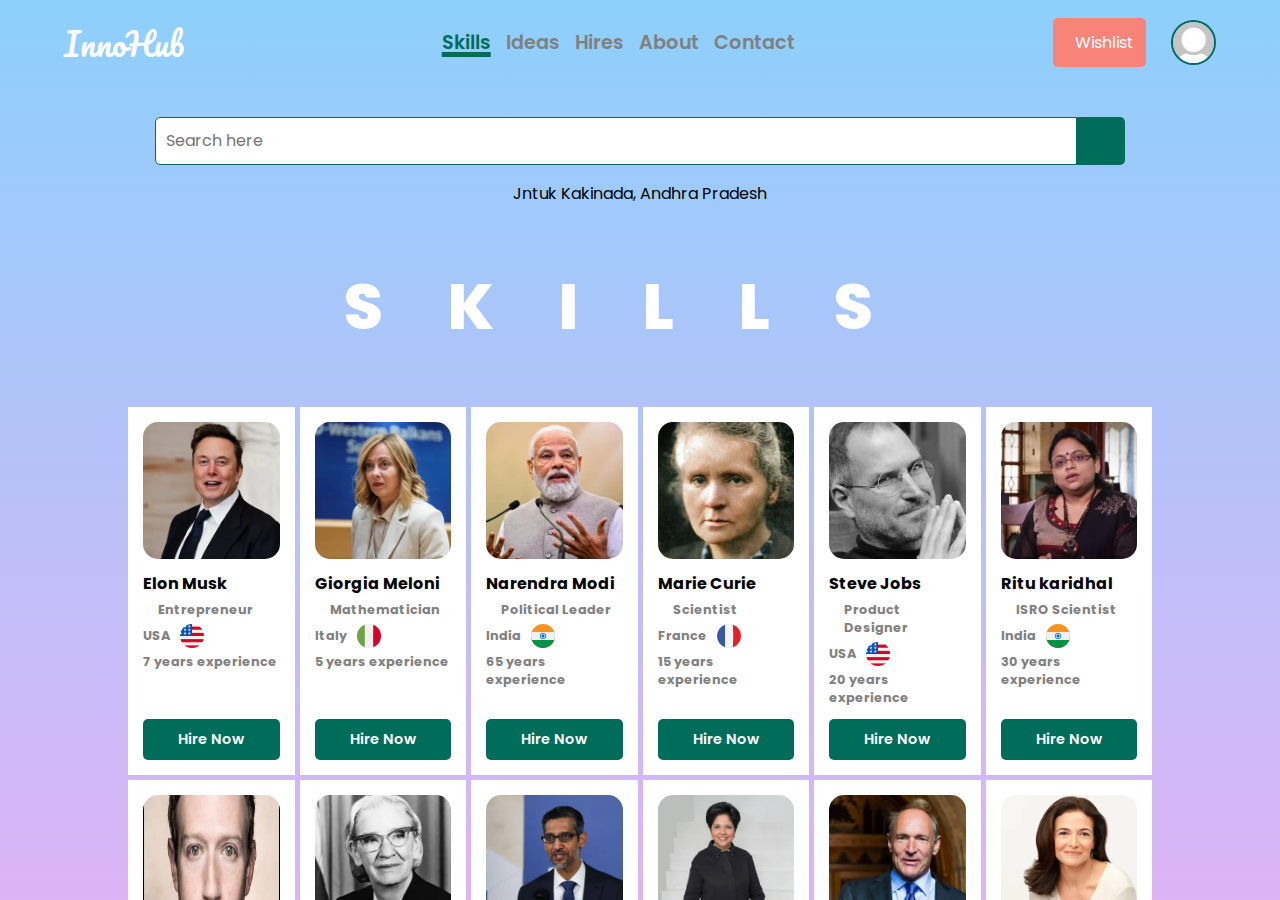
<file: index.html>
<!DOCTYPE html>
<html >
<head>
	<meta charset="utf-8">
	<meta http-equiv="X-UA-Compatible" content="IE=edge">
	<meta content="width=device-width, initial-scale=1.0" name="viewport">
	<title>InnoHub • Skills</title>
	<link rel="preconnect" href="https://fonts.googleapis.com">
	<link rel="preconnect" href="https://fonts.gstatic.com" crossorigin>
	<link rel='stylesheet' href='https://cdn-uicons.flaticon.com/2.6.0/uicons-bold-rounded/css/uicons-bold-rounded.css'>
	<link rel='stylesheet' href='https://cdn-uicons.flaticon.com/2.6.0/uicons-solid-straight/css/uicons-solid-straight.css'>
	<link rel='stylesheet' href='https://cdn-uicons.flaticon.com/2.6.0/uicons-solid-rounded/css/uicons-solid-rounded.css'>
	<link rel='stylesheet' href='https://cdn-uicons.flaticon.com/2.6.0/uicons-regular-rounded/css/uicons-regular-rounded.css'>
	<link href="https://fonts.googleapis.com/css2?family=Geologica:wght@300&family=Poppins:wght@300;400;500;600;700;800&display=swap" rel="stylesheet"> 
	<link rel="stylesheet" href="index.css">
</head>
<body>
	
	<div class="container">
		
		<nav>
			<div class="logo">InnoHub</div>

			<ul>
				<li class="selectedd"><a href="index.html">Skills</a></li>
				<li><a href="ideas.html">Ideas</a></li>
				<li><a href="hire.html">Hires</a></li>
				<li><a href="about.html">About</a></li>
				<li><a href="#">Contact</a></li>
			</ul>


			<div class="navRight">
				<button id="wishlist"><i class="fi fi-ss-heart"></i><p>Wishlist</p></button>
				<div id="profile">
					<img src=".\media\dummy.jpg" placeholder=".\media\dummy.jpg"></img>
				</div>
			</div>
		</nav>

		<header id="header">
				<div class="search">
					<input type="text" name="" value="" placeholder="Search here" id="search">
					<button id="searchBtn"><i class="fi fi-br-search"></i></button>
				</div>
				<div class="location">
					<i class="fi fi-br-marker" id="loc"></i>
					<a class="choose">Choose location</a>
					<p class="address">Jntuk Kakinada, Andhra Pradesh</p>
				</div>
		</header>

		<div class="middle">
			<h2 class="heading" id="heading">SKILLS</h2>
			<div class="sectionBlock">
				
				<ul class="sectionList" id="sectionList">
				</ul>

			</div>
		</div>


		<footer>
			<h1 class="quote">Never <br> Give Up</h1>
			<p>Made with <i class="fi fi-ss-heart" style="color: red;"></i> from Kakinada, India</p>
		</footer>
	</div>

	<script src="index.js"></script>
</body>
</html>
</file>
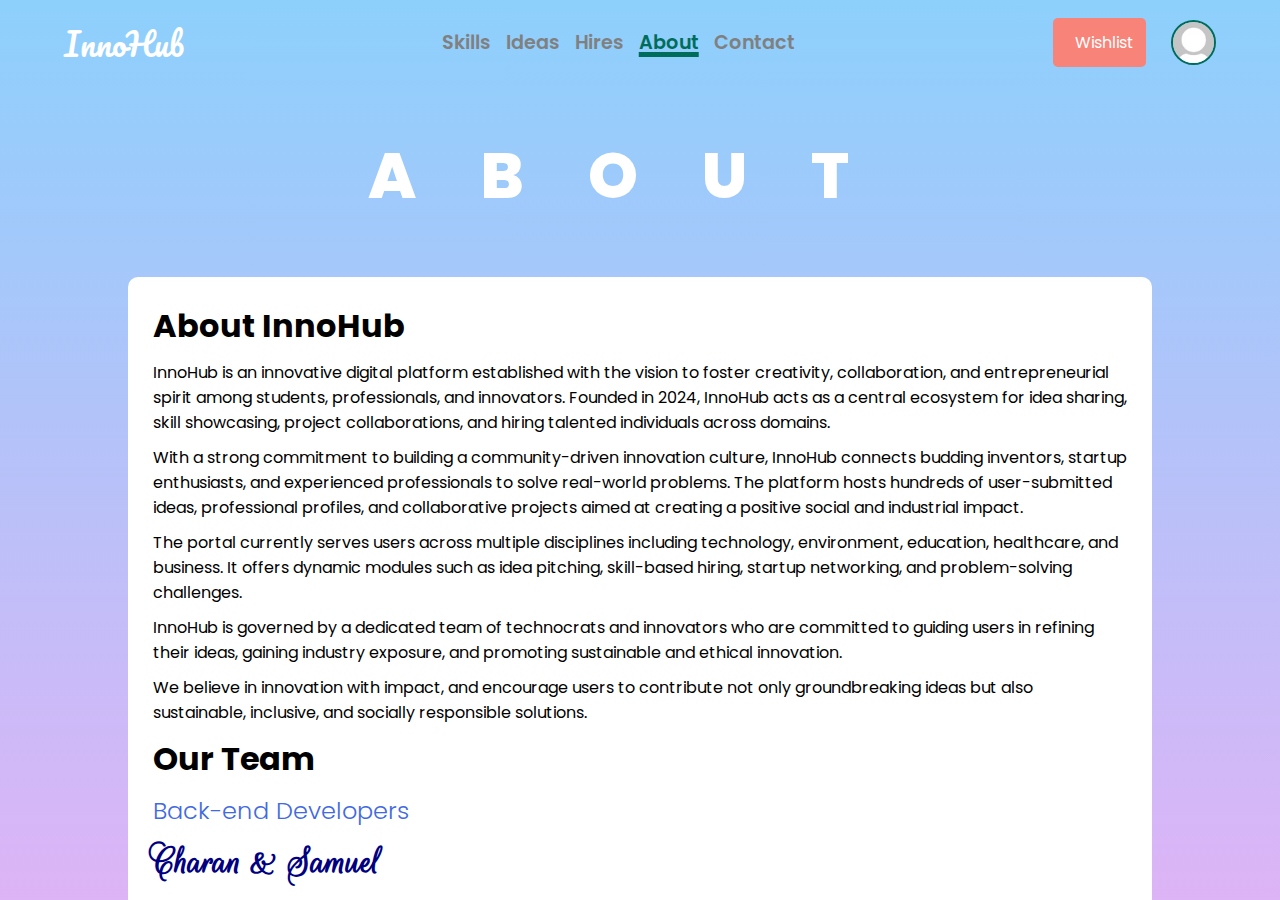
<file: about.html>
<!DOCTYPE html>
<html >
<head>
	<meta charset="utf-8">
	<meta http-equiv="X-UA-Compatible" content="IE=edge">
	<meta content="width=device-width, initial-scale=1.0" name="viewport">
	<title>InnoHub • About</title>
	<link rel="preconnect" href="https://fonts.googleapis.com">
	<link rel="preconnect" href="https://fonts.gstatic.com" crossorigin>
	<link rel='stylesheet' href='https://cdn-uicons.flaticon.com/2.6.0/uicons-bold-rounded/css/uicons-bold-rounded.css'>
	<link rel='stylesheet' href='https://cdn-uicons.flaticon.com/2.6.0/uicons-solid-straight/css/uicons-solid-straight.css'>
	<link rel='stylesheet' href='https://cdn-uicons.flaticon.com/2.6.0/uicons-solid-rounded/css/uicons-solid-rounded.css'>
	<link rel='stylesheet' href='https://cdn-uicons.flaticon.com/2.6.0/uicons-regular-rounded/css/uicons-regular-rounded.css'>
	<link href="https://fonts.googleapis.com/css2?family=Geologica:wght@300&family=Poppins:wght@300;400;500;600;700;800&display=swap" rel="stylesheet"> 
	<link rel="stylesheet" href="about.css">
</head>
<body>
	
	<div class="container">
		
		<nav>
			<div class="logo">InnoHub</div>

			<ul>
				<li><a href="index.html">Skills</a></li>
				<li><a href="ideas.html">Ideas</a></li>
				<li><a href="hire.html">Hires</a></li>
				<li class="selectedd"><a href="about.html">About</a></li>
				<li><a href="#">Contact</a></li>
			</ul>


			<div class="navRight">
				<button id="wishlist"><i class="fi fi-ss-heart"></i><p>Wishlist</p></button>
				<div id="profile">
					<img src=".\media\dummy.jpg" placeholder=".\media\dummy.jpg"></img>
				</div>
			</div>
		</nav>

<!-- 		<header id="header">
				<div class="search">
					<input type="text" name="" value="" placeholder="Search here" id="search">
					<button id="searchBtn"><i class="fi fi-br-search"></i></button>
				</div>
				<div class="location">
					<i class="fi fi-br-marker" id="loc"></i>
					<a class="choose">Choose location</a>
					<p class="address">Jntuk Kakinada, Andhra Pradesh</p>
				</div>
		</header> -->

		<div class="middle">
			<h2 class="heading" id="heading">ABOUT</h2>
			<div class="sectionBlock">
				
				<div id="content">
					 <h1>About InnoHub</h1>
    <p>InnoHub is an innovative digital platform established with the vision to foster creativity, collaboration, and entrepreneurial spirit among students, professionals, and innovators. Founded in 2024, InnoHub acts as a central ecosystem for idea sharing, skill showcasing, project collaborations, and hiring talented individuals across domains.</p>
    <p>With a strong commitment to building a community-driven innovation culture, InnoHub connects budding inventors, startup enthusiasts, and experienced professionals to solve real-world problems. The platform hosts hundreds of user-submitted ideas, professional profiles, and collaborative projects aimed at creating a positive social and industrial impact.</p>
    <p>The portal currently serves users across multiple disciplines including technology, environment, education, healthcare, and business. It offers dynamic modules such as idea pitching, skill-based hiring, startup networking, and problem-solving challenges.</p>
    <p>InnoHub is governed by a dedicated team of technocrats and innovators who are committed to guiding users in refining their ideas, gaining industry exposure, and promoting sustainable and ethical innovation.</p>
    <p>We believe in innovation with impact, and encourage users to contribute not only groundbreaking ideas but also sustainable, inclusive, and socially responsible solutions.</p>
					 <h1>Our Team</h2>
					<h2 class="team">Back-end Developers</h2>
					<h3 class="names boys">Charan & Samuel</h3>
					<h2 class="team">Front-end Developers</h2>
					<h3 class="names girls">Iswarya & Rishitha</h3>
					<h2 class="team">Resource Manager</h2>
					<h3 class="names girls">Anjali & Shanmitha</h3>
					<h2 class="team">Data Manager</h2>
					<h3 class="names girls">Rohini</h3>
				</div>

			</div>
		</div>


		<footer>
			<h1 class="quote">Never <br> Give Up</h1>
			<p>Made with <i class="fi fi-ss-heart" style="color: red;"></i> from Kakinada, India</p>
		</footer>
	</div>

	<!-- <script src="index.js"></script> -->
</body>
</html>
</file>
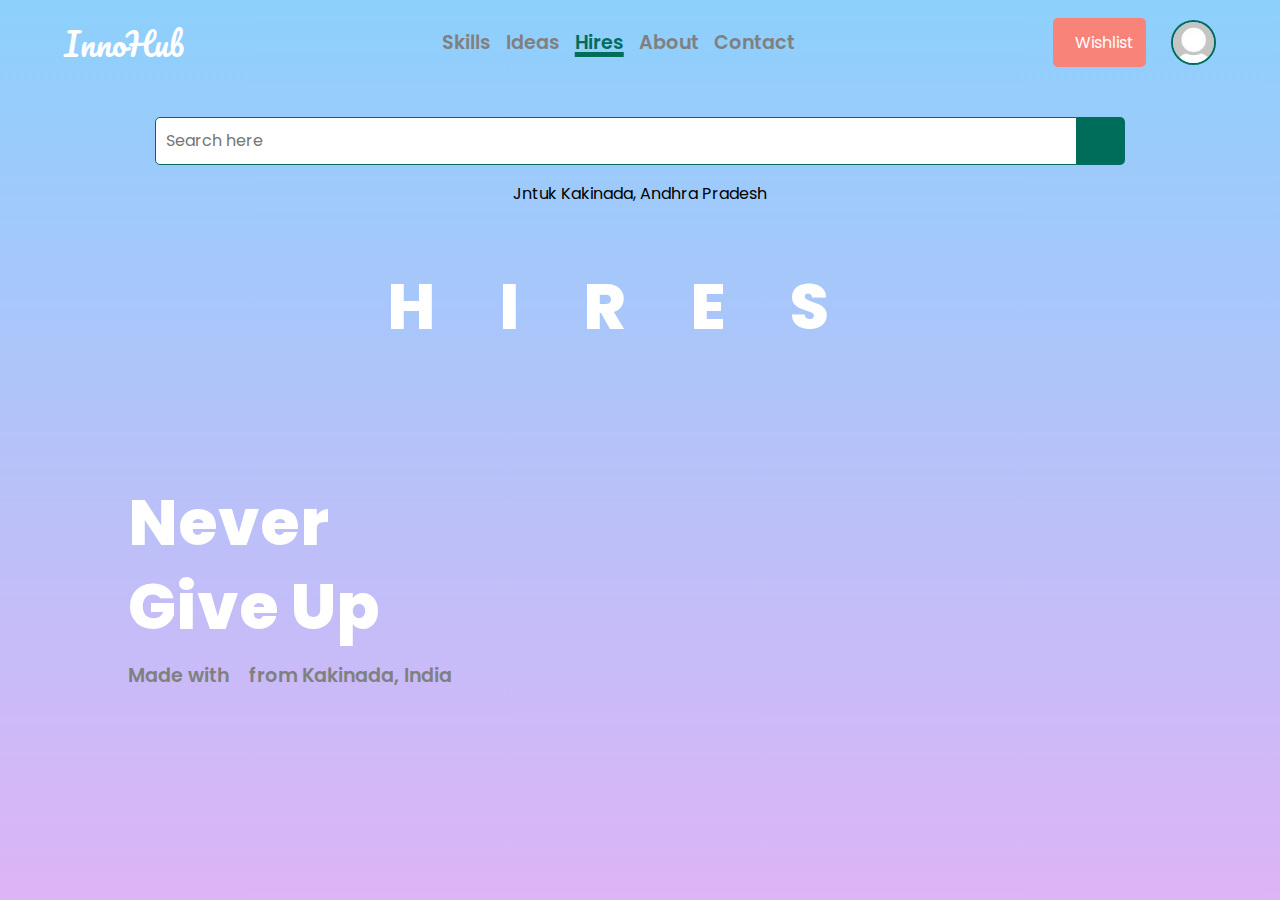
<file: hire.html>
<!DOCTYPE html>
<html >
<head>
	<meta charset="utf-8">
	<meta http-equiv="X-UA-Compatible" content="IE=edge">
	<meta content="width=device-width, initial-scale=1.0" name="viewport">
	<title>InnoHub • Hires</title>
	<link rel="preconnect" href="https://fonts.googleapis.com">
	<link rel="preconnect" href="https://fonts.gstatic.com" crossorigin>
	<link rel='stylesheet' href='https://cdn-uicons.flaticon.com/2.6.0/uicons-bold-rounded/css/uicons-bold-rounded.css'>
	<link rel='stylesheet' href='https://cdn-uicons.flaticon.com/2.6.0/uicons-solid-straight/css/uicons-solid-straight.css'>
	<link rel='stylesheet' href='https://cdn-uicons.flaticon.com/2.6.0/uicons-solid-rounded/css/uicons-solid-rounded.css'>
	<link rel='stylesheet' href='https://cdn-uicons.flaticon.com/2.6.0/uicons-regular-rounded/css/uicons-regular-rounded.css'>
	<link href="https://fonts.googleapis.com/css2?family=Geologica:wght@300&family=Poppins:wght@300;400;500;600;700;800&display=swap" rel="stylesheet"> 
	<link rel="stylesheet" href="hire.css">
</head>
<body>
	
	<div class="container">
		
		<nav>
			<div class="logo">InnoHub</div>

			<ul>
				<li><a href="index.html">Skills</a></li>
				<li><a href="ideas.html">Ideas</a></li>
				<li class="selectedd"><a href="hire.html">Hires</a></li>
				<li><a href="about.html">About</a></li>
				<li><a href="#">Contact</a></li>
			</ul>


			<div class="navRight">
				<button id="wishlist"><i class="fi fi-ss-heart"></i><p>Wishlist</p></button>
				<div id="profile">
					<img src=".\media\dummy.jpg" placeholder=".\media\dummy.jpg"></img>
				</div>
			</div>
		</nav>

		<header id="header">
				<div class="search">
					<input type="text" name="" value="" placeholder="Search here" id="search">
					<button id="searchBtn"><i class="fi fi-br-search"></i></button>
				</div>
				<div class="location">
					<i class="fi fi-br-marker" id="loc"></i>
					<a class="choose">Choose location</a>
					<p class="address">Jntuk Kakinada, Andhra Pradesh</p>
				</div>
		</header>

		<div class="middle">
			<h2 class="heading" id="heading">HIRES</h2>
			<div class="sectionBlock">
				
				<ul class="sectionList" id="sectionList">
				</ul>

			</div>
		</div>


		<footer>
			<h1 class="quote">Never <br> Give Up</h1>
			<p>Made with <i class="fi fi-ss-heart" style="color: red;"></i> from Kakinada, India</p>
		</footer>
	</div>

	<script src="hire.js"></script>
</body>
</html>
</file>
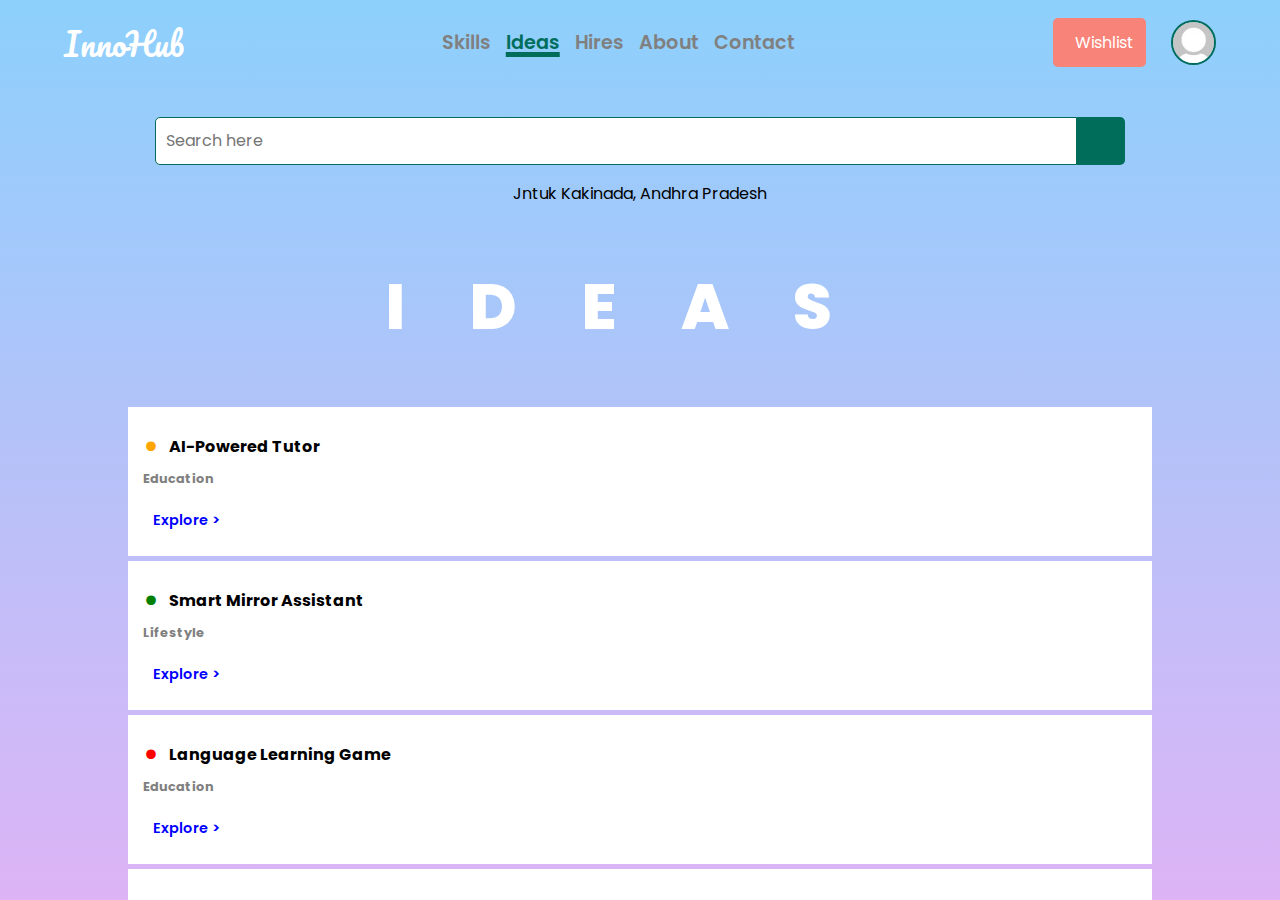
<file: ideas.html>
<!DOCTYPE html>
<html >
<head>
	<meta charset="utf-8">
	<meta http-equiv="X-UA-Compatible" content="IE=edge">
	<meta content="width=device-width, initial-scale=1.0" name="viewport">
	<title>InnoHub • Ideas</title>
	<link rel="preconnect" href="https://fonts.googleapis.com">
	<link rel="preconnect" href="https://fonts.gstatic.com" crossorigin>
	<link rel='stylesheet' href='https://cdn-uicons.flaticon.com/2.6.0/uicons-bold-rounded/css/uicons-bold-rounded.css'>
	<link rel='stylesheet' href='https://cdn-uicons.flaticon.com/2.6.0/uicons-solid-straight/css/uicons-solid-straight.css'>
	<link rel='stylesheet' href='https://cdn-uicons.flaticon.com/2.6.0/uicons-solid-rounded/css/uicons-solid-rounded.css'>
	<link rel='stylesheet' href='https://cdn-uicons.flaticon.com/2.6.0/uicons-regular-rounded/css/uicons-regular-rounded.css'>
	<link href="https://fonts.googleapis.com/css2?family=Geologica:wght@300&family=Poppins:wght@300;400;500;600;700;800&display=swap" rel="stylesheet"> 
	<link rel="stylesheet" href="ideas.css">
</head>
<body>
	
	<div class="container">
		
		<nav>
			<div class="logo">InnoHub </div>

			<ul>
				<li><a href="index.html">Skills</a></li>
				<li class="selectedd"><a href="ideas.html">Ideas</a></li>
				<li><a href="#">Hires</a></li>
				<li><a href="#">About</a></li>
				<li><a href="#">Contact</a></li>
			</ul>


			<div class="navRight">
				<button id="wishlist"><i class="fi fi-br-heart"></i><p>Wishlist</p></button>
				<div id="profile">
					<img src=".\media\dummy.jpg" placeholder=".\media\dummy.jpg"></img>
				</div>
			</div>
		</nav>

		<header id="header">
				<div class="search">
					<input type="text" name="" value="" placeholder="Search here" id="search">
					<button id="searchBtn"><i class="fi fi-br-search"></i></button>
				</div>
				<div class="location">
					<i class="fi fi-br-marker" id="loc"></i>
					<a class="choose">Choose location</a>
					<p class="address">Jntuk Kakinada, Andhra Pradesh</p>
				</div>
		</header>

		<div class="middle">
			<h2 class="heading" id="heading">IDEAS</h2>
			<div class="sectionBlock">
				
				<ul class="sectionList" id="sectionList">
				</ul>

			</div>
		</div>


		<footer>
			<h1 class="quote">Never <br> Give Up</h1>
			<p>Made with <i class="fi fi-ss-heart" style="color: red;"></i> from Kakinada, India</p>
		</footer>
	</div>

	<script src="ideas.js"></script>
</body>
</html>
</file>
<file: index.css>
@import url('https://fonts.googleapis.com/css2?family=Lexend+Deca:wght@100..900&display=swap');
@import url('https://fonts.googleapis.com/css2?family=Jim+Nightshade&family=Lobster&family=Merriweather+Sans:ital,wght@0,300..800;1,300..800&family=Poppins:ital,wght@0,100;0,200;0,300;0,400;0,500;0,600;0,700;0,800;0,900;1,100;1,200;1,300;1,400;1,500;1,600;1,700;1,800;1,900&family=Style+Script&display=swap');
@import url('https://fonts.googleapis.com/css2?family=Style+Script&display=swap');
@import url('https://fonts.googleapis.com/css2?family=Boldonse&display=swap');
@import url('https://fonts.googleapis.com/css2?family=Pacifico&display=swap');
@import url('https://fonts.googleapis.com/css2?family=Alfa+Slab+One&display=swap');


:root{
	--bgmain:  #F1F0E9;
	/* --headmain: #41644A; */
	--headmain:  #006D5B;
	--headmain-hover:  #014E3C;
	--sechead: #41644A;
	--card-bg: #CAE0BC;
	--button-bg: #41644A;
	--search-bg: white;
	--wishlist:  #F88379;
	--wishlist-hover:  #d9645A;
	--mutehead: #808080;
}

*{
	/* background-color: mediumpurple; */
	box-sizing: border-box;
	margin: 0;
	padding: 0;
}

html{
	height: 100%;
	width: 100%;
	margin: 0;
	overflow: hidden;
}

body{
	height: 100%;
	width: 100%;
	overflow: hidden;
	background: linear-gradient(0deg, #ddb4f6, #8dd0fc);
}

.container {
	width: 100%;
	height: 100%;
	overflow-x: hidden;
	overflow-y: scroll;
}

nav {
	width: 100%;
	height: 65px;
	overflow: hidden;
	margin-top: 10px;
	display: flex;
	justify-content: space-between;
	padding: 0 5%;
	align-items: center;
	z-index: 1;
}

nav ul{
	display: flex;
	gap: 15px;
	align-items: center;
	font-size: 1.2rem;
	font-weight: 600;
	font-family: 'Poppins', sans-serif;
	text-decoration: none;
	list-style: none;
}

nav ul li a{
	text-decoration: none;
	color: gray;
}

nav ul li:hover{
	text-decoration: underline;
}

.logo {
    color: white;
    font-optical-sizing: auto;
    font-weight: 400;
    font-size: 2rem;
    font-style: normal;
    /* font-family: 'Poppins', sans-serif; */
    font-family: 'Pacifico', sans-serif;
    cursor: pointer;
}

.search {
	width: 100%;
	padding: 0 10%;
	height: 80px;
	margin: 2% 0 0 0;
	display: flex;
	align-items: center;
	justify-content: center;
}

.search input {
	width: 90%;
	height: 60%;
	background-color: var(--search-bg);
	padding-left: 10px;
	border: 1px solid var(--headmain);
	color: black;
	font-size: 1rem;
    font-style: normal;
    font-family: 'Poppins', sans-serif;
    border-radius: 5px 0 0 5px;
}

.search button{
	height: 60%;
	aspect-ratio: 1/1;
	padding: 0;
	font-size: 1rem;
	color: white;
	text-align: center;
	background-color: var(--headmain);
	border: none;
	border-left: 2px solid var(--headmain);
    border-radius: 0 5px 5px 0;
    cursor: pointer;
}

.search button:hover{
	background-color: var(--headmain-hover);
}

#loc{
	margin-top: 3px;
	color: orangered;
}

.location{
	width: 100%;
	padding: 0 10%;
	display: flex;
	font-family: 'Poppins', sans-serif;
	align-items: center;
	justify-content: center;
}

.location a{
	text-decoration: underline;
	color: blue;
	display: none;
}

.navRight {
	height: 100%;
	display: flex;
	justify-content: center;
	align-items: center;
}

.navRight button {
	margin-right: 10px;
	display: flex;
	align-items: center;
	justify-content: center;
	padding: 12px;
	color: white;
	gap: 10px;
	background: var(--headmain);
	border: none;
	font-size: 1rem;
    font-style: normal;
    font-family: 'Poppins', sans-serif;
	border-radius: 5px;
	cursor: pointer;
}

.navRight button i {
	color: white;
	height: 100%;
	aspect-ratio: 1/1;
	display: flex;
	align-items: center;
	justify-content: center;
	font-size: 1.5rem;
}

.male{
	color: royalblue;
	margin-right: 5px;
}

.female{
	color: hotpink;
	margin-right: 5px;
}

#profile {
	height: 70%;
	aspect-ratio: 1/1;
	border-radius: 50%;
	margin-left: 15px;
	border: 2px var(--headmain) solid;
	cursor: pointer;
	text-align: center;
	display: flex;
	align-items: center;
	justify-content: center;
	background-color: var(--search-bg);
	font-size: 2rem;
	overflow: hidden;
}

#profile img{
	width: 100%;
	height: 100%;
}

#wishlist {
	background-color: var(--wishlist);
}

#wishlist:hover{
	background-color: var(--wishlist-hover);
}

.middle {
	width: 100%;
}

.categories{
	width: 100%;
	height: 10%;
	display: flex;
	overflow: hidden;
	display: flex;
	padding: 0 5%;
	justify-content: center;
}

.categories i{
	display: flex;
	align-items: center;
	font-size: 2rem;
	cursor: pointer;
	color: var(--mutehead);
}

#menu-burger{
	color: var(--headmain);
	font-size: 2rem;
	margin-top: 3px;
	text-align: center;
	display: none;
}

.heading {
	text-align: center;
	padding: 15px;
	margin: 3% 0;
	font-weight: 800;
	font-family: 'Poppins', sans-serif;
	font-size: 4rem;
	color: white;
	letter-spacing: 1em;
}

.sectionBlock {
	width: 100%;
	padding: 0 10%;
	margin-bottom: 10px;
}

.sectionHead {
	width: 100%;
	padding: 15px;
	font-family: 'Poppins', sans-serif;
	font-size: 1.5rem;
	color: var(--sechead);
	letter-spacing: 1px;
}

.sectionList {
	width: 100%;
	list-style: none;
	display: grid;
	grid-template-columns: repeat(6, 1fr);
	gap: 5px;
	grid-auto-rows: minmax(100px, auto);
}

.liItem {
	width: 100%;
}

.card {
	width: 100%;
	height: 100%;
	padding: 15px;
	background-color: #fff;
	overflow:  hidden;
	display: flex;
	flex-direction: column;
	justify-content: space-between;
}

.image{
	width: 100%;
	aspect-ratio: 1/1;
	border-radius: 15px;
}

.texts{
	height: 100%;
}

.title{
	margin-top: 12px;
	font-family: 'Poppins', sans-serif;
	overflow:  hidden;
}

.experience {
	color: gray;
	margin-top: 5px;
	font-family: 'Poppins', sans-serif;
	font-size: 0.8rem;
	display: flex;
	gap: 10px;
	align-items: center;
	overflow:  hidden;
}

.hire {
	margin-top: 12px;
	width: 100%;
	color: white;
	background-color: var(--headmain);
	border: none;
	border-radius: 5px;
	padding: 10px;
	font-weight: 600;
	font-size: 0.9rem;
	font-family: 'Poppins', sans-serif;
	cursor: pointer;
}

.card:hover {
	cursor: pointer;
	background-color: lightgrey;
}

.hire:hover{
	background-color: darkgreen;
}

.selectedd a{
	color: var(--headmain);
	text-decoration: underline;
	text-decoration-thickness: 5px;
}

.selectedd:hover{
	text-decoration: none;
}

.ctryImg{
	width: 24px;
	height: 24px;
}

.more {
	height: 100%;
	display: flex;
	flex-direction: column;
	justify-content: center;
	align-items: center;
	font-family: 'Poppins', sans-serif;
	font-size: 1.5rem;
	color: #16423C;
}

.categoriesList::-webkit-scrollbar{
	display: none;
	height: 4px;
}

.categoriesList::-webkit-scrollbar-track{
	-webkit-box-shadow: inset 0 0 6px rgba(0, 0, 0, 0.3);
	-webkit-border-radius: 10px;
	border-radius: 10px;
}

.categoriesList::-webkit-scrollbar-thumb{
	-webkit-border-radius: 10px;
	border-radius: 10px;
	background-color: var(--headmain);
	-webkit-box-shadow: inset 0 0 6px rgba(0, 0, 0, 0.5);
}


.dropdowns {
	display: flex;
	justify-content: space-between;
	width: 100%;
	gap: 15px;
	padding: 2% 10%;
}

.chosen-wrapper {
	max-width: 250px;
	min-width: 15%;
	overflow: hidden;
	background-color: var(--headmain);
	display: flex;
	border: 2px solid var(--bgmain);
	align-items: center;
}

.chosen-wrapper i{
	margin: 0 0 0 10px;
	color: white;
	z-index: 2;
	cursor: pointer;
}

.chosen-select {
	border: none;
	width: 100%;
	appearance: none;
	color: white;
	cursor: pointer;
	margin: 0 0 0 15px;
	font-family: 'Poppins', sans-serif;
	padding: 10px 10px 10px 0;
	background-color: var(--headmain);
	font-size: 1rem;
}

.filter-pop.selected {
	width: 100%;
	height: 100%;
	background-color: rgba(0, 0, 0, 0.5);
	position: absolute;
	top: 0;
	left: 0;
	display: flex;
	justify-content: center;
	align-items: center;
}

.popMenu {
	background-color: var(--headmain);
	min-width: 20%;
	max-height: 80vh;
	padding-bottom: 20px;
	font-family: 'Poppins', 'sans-serif';
	font-weight: 600;
	color: white;
	z-index: 2;
	overflow: hidden;
}

.popMenu p{
	font-size: 1.5rem;
	padding: 10px 20px;
	background-color: darkgreen;
}

.mainList {
	list-style: none;
}

.mainList p{
	font-size: 1.2rem;
	padding: 5px 20px;
}

.mainList  li{
	background-color: var(--headmain);
}

.subList{
	list-style: none;
	color: #afafaf;
}

#typeList {
	list-style: none;
	overflow-y: scroll;
	height: 50vh;	
}

.subList li:hover{
	background-color: green;
}

.subList li{
	padding: 5px 30px;
	cursor: pointer;
}




footer{
	width: 100%;
	padding: 5% 10%;
	font-family: 'Poppins', sans-serif;
	display: flex;
	flex-direction: column;
	gap: 10px;
}


footer h1{
	font-size: 4rem;
	line-height: 1.3em;
	color: white;
	font-weight: 800;
}

footer p{
	color: gray;
	height: 35px;
	display: flex;
	gap: 10px;
	font-weight: 600;
	align-items: center;
	font-size: 1.2rem;
}

footer p i{
	font-size: 1.5rem;
}


/* 
dark -> 16423C
green -> 018383
light -> C4DAD2
lightest -> CDE8E5
white -> F6F6F6 
*/


@media screen and (max-width: 800px){

	#wishlist{
		position: absolute;
		bottom: 0;
		right: 0;
		margin: 20px;
	}

	#profile{
		position: absolute;
		top: 0;
		right: 0;
		margin: 10px;
		height: 40px;
		aspect-ratio: 1/1;
		font-size: 1.5rem;
	}

	nav{
		flex-direction: column;
		height: auto;
		gap: 15px;
		align-items: start;
		overflow-x: scroll;
	}

	nav ul{
		margin-top: 60px;
		font-size: 0.9rem;
	}

	#loc{
		font-size: 0.8rem;
	}

	.address{
		font-size: 0.8rem;
	}

	.logo{
		position: fixed;
	}

	.chosen-wrapper {
		width: 50%;
	}

	#wishlist, #cart {
		padding: 8px;
		border:  none;
	}

	#wishlist i, #cart i{
		font-size: 1rem;
	}

	.heading{
		font-size: 3rem;
	}

	.sectionList {
		grid-template-columns: repeat(3, 1fr);
	}

	footer p {
		font-size: 1rem;
	}

}


@media screen and (max-width: 500px){


	.logo {
		font-size: 1.5rem;
	}


	.chosen-wrapper {
		width: 50%;
	}


	#wishlist, #cart {
		padding: 8px;
		border:  none;
	}


	#wishlist i , #cart i {
		font-size: 1rem;
	}


	.heading{
		font-size: 2rem;
	}

	.sectionList {
		grid-template-columns: repeat(2, 1fr);
	}

}


@media screen and (max-width: 300px){

	.logo {
		font-size: 1.2rem;
	}

	.chosen-wrapper {
		width: 50%;
	}

	#wishlist, #cart {
		padding: 8px;
		border:  none;
	}

	#wishlist i, #cart i {
		font-size: 1rem;
	}

	.heading{
		font-size: 1.5rem;
	}

	.sectionList {
		grid-template-columns: repeat(2, 1fr);
	}

}
</file>
<file: about.css>
@import url('https://fonts.googleapis.com/css2?family=Lexend+Deca:wght@100..900&display=swap');
@import url('https://fonts.googleapis.com/css2?family=Jim+Nightshade&family=Lobster&family=Merriweather+Sans:ital,wght@0,300..800;1,300..800&family=Poppins:ital,wght@0,100;0,200;0,300;0,400;0,500;0,600;0,700;0,800;0,900;1,100;1,200;1,300;1,400;1,500;1,600;1,700;1,800;1,900&family=Style+Script&display=swap');
@import url('https://fonts.googleapis.com/css2?family=Style+Script&display=swap');
@import url('https://fonts.googleapis.com/css2?family=Boldonse&display=swap');
@import url('https://fonts.googleapis.com/css2?family=Pacifico&display=swap');
@import url('https://fonts.googleapis.com/css2?family=Alfa+Slab+One&display=swap');
@import url('https://fonts.googleapis.com/css2?family=Rouge+Script&display=swap');

:root{
	--bgmain:  #F1F0E9;
	/* --headmain: #41644A; */
	--headmain:  #006D5B;
	--headmain-hover:  #014E3C;
	--sechead: #41644A;
	--card-bg: #CAE0BC;
	--button-bg: #41644A;
	--search-bg: white;
	--wishlist:  #F88379;
	--wishlist-hover:  #d9645A;
	--mutehead: #808080;
}

*{
	/* background-color: mediumpurple; */
	box-sizing: border-box;
	margin: 0;
	padding: 0;
}

html{
	height: 100%;
	width: 100%;
	margin: 0;
	overflow: hidden;
}

body{
	height: 100%;
	width: 100%;
	overflow: hidden;
	background: linear-gradient(0deg, #ddb4f6, #8dd0fc);
}

.container {
	width: 100%;
	height: 100%;
	overflow-x: hidden;
	overflow-y: scroll;
}

nav {
	width: 100%;
	height: 65px;
	overflow: hidden;
	margin-top: 10px;
	display: flex;
	justify-content: space-between;
	padding: 0 5%;
	align-items: center;
	z-index: 1;
}

nav ul{
	display: flex;
	gap: 15px;
	align-items: center;
	font-size: 1.2rem;
	font-weight: 600;
	font-family: 'Poppins', sans-serif;
	text-decoration: none;
	list-style: none;
}

nav ul li a{
	text-decoration: none;
	color: gray;
}

nav ul li:hover{
	text-decoration: underline;
}

.logo {
    color: white;
    font-optical-sizing: auto;
    font-weight: 400;
    font-size: 2rem;
    font-style: normal;
    /* font-family: 'Poppins', sans-serif; */
    font-family: 'Pacifico', sans-serif;
    cursor: pointer;
}

.search {
	width: 100%;
	padding: 0 10%;
	height: 80px;
	margin: 2% 0 0 0;
	display: flex;
	align-items: center;
	justify-content: center;
}

.search input {
	width: 90%;
	height: 60%;
	background-color: var(--search-bg);
	padding-left: 10px;
	border: 1px solid var(--headmain);
	color: black;
	font-size: 1rem;
    font-style: normal;
    font-family: 'Poppins', sans-serif;
    border-radius: 5px 0 0 5px;
}

.search button{
	height: 60%;
	aspect-ratio: 1/1;
	padding: 0;
	font-size: 1rem;
	color: white;
	text-align: center;
	background-color: var(--headmain);
	border: none;
	border-left: 2px solid var(--headmain);
    border-radius: 0 5px 5px 0;
    cursor: pointer;
}

.search button:hover{
	background-color: var(--headmain-hover);
}

#loc{
	margin-top: 3px;
	color: orangered;
}

.location{
	width: 100%;
	padding: 0 10%;
	display: flex;
	font-family: 'Poppins', sans-serif;
	align-items: center;
	justify-content: center;
	cursor: pointer;
}

.location a{
	text-decoration: underline;
	color: blue;
	display: none;
	cursor: pointer;
}

.navRight {
	height: 100%;
	display: flex;
	justify-content: center;
	align-items: center;
}

.navRight button {
	margin-right: 10px;
	display: flex;
	align-items: center;
	justify-content: center;
	padding: 12px;
	color: white;
	gap: 10px;
	background: var(--headmain);
	border: none;
	font-size: 1rem;
    font-style: normal;
    font-family: 'Poppins', sans-serif;
	border-radius: 5px;
	cursor: pointer;
}

.navRight button i {
	color: white;
	height: 100%;
	aspect-ratio: 1/1;
	display: flex;
	align-items: center;
	justify-content: center;
	font-size: 1.5rem;
}

.male{
	color: royalblue;
	margin-right: 5px;
}

.female{
	color: hotpink;
	margin-right: 5px;
}

#profile {
	height: 70%;
	aspect-ratio: 1/1;
	border-radius: 50%;
	margin-left: 15px;
	border: 2px var(--headmain) solid;
	cursor: pointer;
	text-align: center;
	display: flex;
	align-items: center;
	justify-content: center;
	background-color: var(--search-bg);
	font-size: 2rem;
	overflow: hidden;
}

#profile img{
	width: 100%;
	height: 100%;
}

#wishlist {
	background-color: var(--wishlist);
}

#wishlist:hover{
	background-color: var(--wishlist-hover);
}

.middle {
	width: 100%;
}

.categories{
	width: 100%;
	height: 10%;
	display: flex;
	overflow: hidden;
	display: flex;
	padding: 0 5%;
	justify-content: center;
}

.categories i{
	display: flex;
	align-items: center;
	font-size: 2rem;
	cursor: pointer;
	color: var(--mutehead);
}

#menu-burger{
	color: var(--headmain);
	font-size: 2rem;
	margin-top: 3px;
	text-align: center;
	display: none;
}

.heading {
	text-align: center;
	padding: 15px;
	margin: 3% 0;
	font-weight: 800;
	font-family: 'Poppins', sans-serif;
	font-size: 4rem;
	color: white;
	letter-spacing: 1em;
}

.sectionBlock {
	width: 100%;
	padding: 0 10%;
	margin-bottom: 10px;
}

.sectionHead {
	width: 100%;
	padding: 15px;
	font-family: 'Poppins', sans-serif;
	font-size: 1.5rem;
	color: var(--sechead);
	letter-spacing: 1px;
}

.sectionList {
	width: 100%;
	list-style: none;
	display: grid;
	grid-template-columns: repeat(6, 1fr);
	gap: 5px;
}

.liItem {
	width: 100%;
}

.card {
	width: 100%;
	height: 100%;
	padding: 15px;
	background-color: #fff;
	overflow:  hidden;
	display: flex;
	flex-direction: column;
	justify-content: space-between;
}

.image{
	width: 100%;
	aspect-ratio: 1/1;
	border-radius: 15px;
}

.texts{
	height: 100%;
}

.title{
	margin-top: 12px;
	font-family: 'Poppins', sans-serif;
	overflow:  hidden;
}

.experience {
	color: gray;
	margin-top: 5px;
	font-family: 'Poppins', sans-serif;
	font-size: 0.8rem;
	display: flex;
	gap: 10px;
	align-items: center;
	overflow:  hidden;
}

.hire {
	margin-top: 12px;
	width: 100%;
	color: white;
	background-color: var(--headmain);
	border: none;
	border-radius: 5px;
	padding: 10px;
	font-weight: 600;
	font-size: 0.9rem;
	font-family: 'Poppins', sans-serif;
	cursor: pointer;
}

.card:hover {
	cursor: pointer;
	background-color: lightgrey;
}

.hire:hover{
	background-color: darkgreen;
}

.selectedd a{
	color: var(--headmain);
	text-decoration: underline;
	text-decoration-thickness: 5px;
}

.selectedd:hover{
	text-decoration: none;
}

.ctryImg{
	width: 24px;
	height: 24px;
}

.more {
	height: 100%;
	display: flex;
	flex-direction: column;
	justify-content: center;
	align-items: center;
	font-family: 'Poppins', sans-serif;
	font-size: 1.5rem;
	color: #16423C;
}

.categoriesList::-webkit-scrollbar{
	display: none;
	height: 4px;
}

.categoriesList::-webkit-scrollbar-track{
	-webkit-box-shadow: inset 0 0 6px rgba(0, 0, 0, 0.3);
	-webkit-border-radius: 10px;
	border-radius: 10px;
}

.categoriesList::-webkit-scrollbar-thumb{
	-webkit-border-radius: 10px;
	border-radius: 10px;
	background-color: var(--headmain);
	-webkit-box-shadow: inset 0 0 6px rgba(0, 0, 0, 0.5);
}


.dropdowns {
	display: flex;
	justify-content: space-between;
	width: 100%;
	gap: 15px;
	padding: 2% 10%;
}

.chosen-wrapper {
	max-width: 250px;
	min-width: 15%;
	overflow: hidden;
	background-color: var(--headmain);
	display: flex;
	border: 2px solid var(--bgmain);
	align-items: center;
}

.chosen-wrapper i{
	margin: 0 0 0 10px;
	color: white;
	z-index: 2;
	cursor: pointer;
}

.chosen-select {
	border: none;
	width: 100%;
	appearance: none;
	color: white;
	cursor: pointer;
	margin: 0 0 0 15px;
	font-family: 'Poppins', sans-serif;
	padding: 10px 10px 10px 0;
	background-color: var(--headmain);
	font-size: 1rem;
}

.filter-pop.selected {
	width: 100%;
	height: 100%;
	background-color: rgba(0, 0, 0, 0.5);
	position: absolute;
	top: 0;
	left: 0;
	display: flex;
	justify-content: center;
	align-items: center;
}

.popMenu {
	background-color: var(--headmain);
	min-width: 20%;
	max-height: 80vh;
	padding-bottom: 20px;
	font-family: 'Poppins', 'sans-serif';
	font-weight: 600;
	color: white;
	z-index: 2;
	overflow: hidden;
}

.popMenu p{
	font-size: 1.5rem;
	padding: 10px 20px;
	background-color: darkgreen;
}

.mainList {
	list-style: none;
}

.mainList p{
	font-size: 1.2rem;
	padding: 5px 20px;
}

.mainList  li{
	background-color: var(--headmain);
}

.subList{
	list-style: none;
	color: #afafaf;
}

#typeList {
	list-style: none;
	overflow-y: scroll;
	height: 50vh;	
}

.subList li:hover{
	background-color: green;
}

.subList li{
	padding: 5px 30px;
	cursor: pointer;
}




footer{
	width: 100%;
	padding: 5% 10%;
	font-family: 'Poppins', sans-serif;
	display: flex;
	flex-direction: column;
	gap: 10px;
}


footer h1{
	font-size: 4rem;
	line-height: 1.3em;
	color: white;
	font-weight: 800;
}

footer p{
	color: gray;
	height: 35px;
	display: flex;
	gap: 10px;
	font-weight: 600;
	align-items: center;
	font-size: 1.2rem;
}

footer p i{
	font-size: 1.5rem;
}

#content{
	background-color: white;
	padding: 25px;
	border-radius: 10px;
	display: flex;
	flex-direction: column;
	gap: 10px;
	font-family: 'Poppins', sans-serif;
}

.team{
	color: royalblue;
	font-style: normal;
	font-weight: 300;
	font-size: 1.5rem;
}

.names{
	font-size: 2.5rem;
  	font-family: "Rouge Script", cursive;
  	font-weight: 600;
  	font-style: normal;
}

.boys{
	color: navy;
}

.girls{
	color: deeppink;
}

/* 
dark -> 16423C
green -> 018383
light -> C4DAD2
lightest -> CDE8E5
white -> F6F6F6 
*/


@media screen and (max-width: 900px){

	#wishlist{
		position: absolute;
		bottom: 0;
		right: 0;
		margin: 20px;
	}

	#profile{
		position: absolute;
		top: 0;
		right: 0;
		margin: 10px;
		height: 40px;
		aspect-ratio: 1/1;
		font-size: 1.5rem;
	}

	nav{
		flex-direction: column;
		height: auto;
		gap: 15px;
		align-items: start;
		overflow-x: scroll;
	}

	nav ul{
		margin-top: 60px;
		font-size: 0.9rem;
	}

	#loc{
		font-size: 0.8rem;
	}

	.address{
		font-size: 0.8rem;
	}

	.logo{
		position: fixed;
	}

	.chosen-wrapper {
		width: 50%;
	}

	#wishlist, #cart {
		padding: 8px;
		border:  none;
	}

	#wishlist i, #cart i{
		font-size: 1rem;
	}

	.heading{
		font-size: 3rem;
	}

	.sectionList {
		grid-template-columns: repeat(3, 1fr);
	}

	footer p {
		font-size: 1rem;
		margin-bottom: 100px;
	}

}


@media screen and (max-width: 500px){


	.logo {
		font-size: 1.5rem;
	}


	.chosen-wrapper {
		width: 50%;
	}


	#wishlist, #cart {
		padding: 8px;
		border:  none;
	}


	#wishlist i , #cart i {
		font-size: 1rem;
	}


	.heading{
		font-size: 2rem;
	}

	.sectionList {
		grid-template-columns: repeat(2, 1fr);
	}

}


@media screen and (max-width: 300px){

	.logo {
		font-size: 1.2rem;
	}

	.chosen-wrapper {
		width: 50%;
	}

	#wishlist, #cart {
		padding: 8px;
		border:  none;
	}

	#wishlist i, #cart i {
		font-size: 1rem;
	}

	.heading{
		font-size: 1.5rem;
	}

	.sectionList {
		grid-template-columns: repeat(2, 1fr);
	}

}
</file>
<file: hire.css>
@import url('https://fonts.googleapis.com/css2?family=Lexend+Deca:wght@100..900&display=swap');
@import url('https://fonts.googleapis.com/css2?family=Jim+Nightshade&family=Lobster&family=Merriweather+Sans:ital,wght@0,300..800;1,300..800&family=Poppins:ital,wght@0,100;0,200;0,300;0,400;0,500;0,600;0,700;0,800;0,900;1,100;1,200;1,300;1,400;1,500;1,600;1,700;1,800;1,900&family=Style+Script&display=swap');
@import url('https://fonts.googleapis.com/css2?family=Style+Script&display=swap');
@import url('https://fonts.googleapis.com/css2?family=Boldonse&display=swap');
@import url('https://fonts.googleapis.com/css2?family=Pacifico&display=swap');
@import url('https://fonts.googleapis.com/css2?family=Alfa+Slab+One&display=swap');


:root{
	--bgmain:  #F1F0E9;
	/* --headmain: #41644A; */
	--headmain:  #006D5B;
	--headmain-hover:  #014E3C;
	--sechead: #41644A;
	--card-bg: #CAE0BC;
	--button-bg: #41644A;
	--search-bg: white;
	--wishlist:  #F88379;
	--wishlist-hover:  #d9645A;
	--mutehead: #808080;
}

*{
	/* background-color: mediumpurple; */
	box-sizing: border-box;
	margin: 0;
	padding: 0;
}

html{
	height: 100%;
	width: 100%;
	margin: 0;
	overflow: hidden;
}

body{
	height: 100%;
	width: 100%;
	overflow: hidden;
	background: linear-gradient(0deg, #ddb4f6, #8dd0fc);
}

.container {
	width: 100%;
	height: 100%;
	overflow-x: hidden;
	overflow-y: scroll;
}

nav {
	width: 100%;
	height: 65px;
	overflow: hidden;
	margin-top: 10px;
	display: flex;
	justify-content: space-between;
	padding: 0 5%;
	align-items: center;
	z-index: 1;
}

nav ul{
	display: flex;
	gap: 15px;
	align-items: center;
	font-size: 1.2rem;
	font-weight: 600;
	font-family: 'Poppins', sans-serif;
	text-decoration: none;
	list-style: none;
}

nav ul li a{
	text-decoration: none;
	color: gray;
}

nav ul li:hover{
	text-decoration: underline;
}

.logo {
    color: white;
    font-optical-sizing: auto;
    font-weight: 400;
    font-size: 2rem;
    font-style: normal;
    /* font-family: 'Poppins', sans-serif; */
    font-family: 'Pacifico', sans-serif;
    cursor: pointer;
}

.search {
	width: 100%;
	padding: 0 10%;
	height: 80px;
	margin: 2% 0 0 0;
	display: flex;
	align-items: center;
	justify-content: center;
}

.search input {
	width: 90%;
	height: 60%;
	background-color: var(--search-bg);
	padding-left: 10px;
	border: 1px solid var(--headmain);
	color: black;
	font-size: 1rem;
    font-style: normal;
    font-family: 'Poppins', sans-serif;
    border-radius: 5px 0 0 5px;
}

.search button{
	height: 60%;
	aspect-ratio: 1/1;
	padding: 0;
	font-size: 1rem;
	color: white;
	text-align: center;
	background-color: var(--headmain);
	border: none;
	border-left: 2px solid var(--headmain);
    border-radius: 0 5px 5px 0;
    cursor: pointer;
}

.search button:hover{
	background-color: var(--headmain-hover);
}

#loc{
	margin-top: 3px;
	color: orangered;
}

.location{
	width: 100%;
	padding: 0 10%;
	display: flex;
	font-family: 'Poppins', sans-serif;
	align-items: center;
	justify-content: center;
	cursor: pointer;
}

.location a{
	text-decoration: underline;
	color: blue;
	display: none;
	cursor: pointer;
}

.navRight {
	height: 100%;
	display: flex;
	justify-content: center;
	align-items: center;
}

.navRight button {
	margin-right: 10px;
	display: flex;
	align-items: center;
	justify-content: center;
	padding: 12px;
	color: white;
	gap: 10px;
	background: var(--headmain);
	border: none;
	font-size: 1rem;
    font-style: normal;
    font-family: 'Poppins', sans-serif;
	border-radius: 5px;
	cursor: pointer;
}

.navRight button i {
	color: white;
	height: 100%;
	aspect-ratio: 1/1;
	display: flex;
	align-items: center;
	justify-content: center;
	font-size: 1.5rem;
}

.male{
	color: royalblue;
	margin-right: 5px;
}

.female{
	color: hotpink;
	margin-right: 5px;
}

#profile {
	height: 70%;
	aspect-ratio: 1/1;
	border-radius: 50%;
	margin-left: 15px;
	border: 2px var(--headmain) solid;
	cursor: pointer;
	text-align: center;
	display: flex;
	align-items: center;
	justify-content: center;
	background-color: var(--search-bg);
	font-size: 2rem;
	overflow: hidden;
}

#profile img{
	width: 100%;
	height: 100%;
}

#wishlist {
	background-color: var(--wishlist);
}

#wishlist:hover{
	background-color: var(--wishlist-hover);
}

.middle {
	width: 100%;
}

.categories{
	width: 100%;
	height: 10%;
	display: flex;
	overflow: hidden;
	display: flex;
	padding: 0 5%;
	justify-content: center;
}

.categories i{
	display: flex;
	align-items: center;
	font-size: 2rem;
	cursor: pointer;
	color: var(--mutehead);
}

#menu-burger{
	color: var(--headmain);
	font-size: 2rem;
	margin-top: 3px;
	text-align: center;
	display: none;
}

.heading {
	text-align: center;
	padding: 15px;
	margin: 3% 0;
	font-weight: 800;
	font-family: 'Poppins', sans-serif;
	font-size: 4rem;
	color: white;
	letter-spacing: 1em;
}

.sectionBlock {
	width: 100%;
	padding: 0 10%;
	margin-bottom: 10px;
}

.sectionHead {
	width: 100%;
	padding: 15px;
	font-family: 'Poppins', sans-serif;
	font-size: 1.5rem;
	color: var(--sechead);
	letter-spacing: 1px;
}

.sectionList {
	width: 100%;
	list-style: none;
	display: grid;
	grid-template-columns: repeat(6, 1fr);
	gap: 5px;
}

.liItem {
	width: 100%;
}

.card {
	width: 100%;
	height: 100%;
	padding: 15px;
	background-color: #fff;
	overflow:  hidden;
	display: flex;
	flex-direction: column;
	justify-content: space-between;
}

.image{
	width: 100%;
	aspect-ratio: 1/1;
	border-radius: 15px;
}

.texts{
	height: 100%;
}

.title{
	margin-top: 12px;
	font-family: 'Poppins', sans-serif;
	overflow:  hidden;
}

.experience {
	color: gray;
	margin-top: 5px;
	font-family: 'Poppins', sans-serif;
	font-size: 0.8rem;
	display: flex;
	gap: 10px;
	align-items: center;
	overflow:  hidden;
}

.hire {
	margin-top: 12px;
	width: 100%;
	color: var(--headmain);
	border: none;
	border-radius: 5px;
	padding: 10px;
	font-weight: 600;
	font-size: 0.9rem;
	font-family: 'Poppins', sans-serif;
	cursor: pointer;
}

.card:hover {
	cursor: pointer;
	background-color: lightgrey;
}

/* .hire:hover{
	background-color: darkgreen;
} */

.selectedd a{
	color: var(--headmain);
	text-decoration: underline;
	text-decoration-thickness: 5px;
}

.selectedd:hover{
	text-decoration: none;
}

.ctryImg{
	width: 24px;
	height: 24px;
}

.more {
	height: 100%;
	display: flex;
	flex-direction: column;
	justify-content: center;
	align-items: center;
	font-family: 'Poppins', sans-serif;
	font-size: 1.5rem;
	color: #16423C;
}

.categoriesList::-webkit-scrollbar{
	display: none;
	height: 4px;
}

.categoriesList::-webkit-scrollbar-track{
	-webkit-box-shadow: inset 0 0 6px rgba(0, 0, 0, 0.3);
	-webkit-border-radius: 10px;
	border-radius: 10px;
}

.categoriesList::-webkit-scrollbar-thumb{
	-webkit-border-radius: 10px;
	border-radius: 10px;
	background-color: var(--headmain);
	-webkit-box-shadow: inset 0 0 6px rgba(0, 0, 0, 0.5);
}


.dropdowns {
	display: flex;
	justify-content: space-between;
	width: 100%;
	gap: 15px;
	padding: 2% 10%;
}

.chosen-wrapper {
	max-width: 250px;
	min-width: 15%;
	overflow: hidden;
	background-color: var(--headmain);
	display: flex;
	border: 2px solid var(--bgmain);
	align-items: center;
}

.chosen-wrapper i{
	margin: 0 0 0 10px;
	color: white;
	z-index: 2;
	cursor: pointer;
}

.chosen-select {
	border: none;
	width: 100%;
	appearance: none;
	color: white;
	cursor: pointer;
	margin: 0 0 0 15px;
	font-family: 'Poppins', sans-serif;
	padding: 10px 10px 10px 0;
	background-color: var(--headmain);
	font-size: 1rem;
}

.filter-pop.selected {
	width: 100%;
	height: 100%;
	background-color: rgba(0, 0, 0, 0.5);
	position: absolute;
	top: 0;
	left: 0;
	display: flex;
	justify-content: center;
	align-items: center;
}

.popMenu {
	background-color: var(--headmain);
	min-width: 20%;
	max-height: 80vh;
	padding-bottom: 20px;
	font-family: 'Poppins', 'sans-serif';
	font-weight: 600;
	color: white;
	z-index: 2;
	overflow: hidden;
}

.popMenu p{
	font-size: 1.5rem;
	padding: 10px 20px;
	background-color: darkgreen;
}

.mainList {
	list-style: none;
}

.mainList p{
	font-size: 1.2rem;
	padding: 5px 20px;
}

.mainList  li{
	background-color: var(--headmain);
}

.subList{
	list-style: none;
	color: #afafaf;
}

#typeList {
	list-style: none;
	overflow-y: scroll;
	height: 50vh;	
}

.subList li:hover{
	background-color: green;
}

.subList li{
	padding: 5px 30px;
	cursor: pointer;
}




footer{
	width: 100%;
	padding: 5% 10%;
	font-family: 'Poppins', sans-serif;
	display: flex;
	flex-direction: column;
	gap: 10px;
}


footer h1{
	font-size: 4rem;
	line-height: 1.3em;
	color: white;
	font-weight: 800;
}

footer p{
	color: gray;
	height: 35px;
	display: flex;
	gap: 10px;
	font-weight: 600;
	align-items: center;
	font-size: 1.2rem;
}

footer p i{
	font-size: 1.5rem;
}


/* 
dark -> 16423C
green -> 018383
light -> C4DAD2
lightest -> CDE8E5
white -> F6F6F6 
*/


@media screen and (max-width: 900px){

	#wishlist{
		position: absolute;
		bottom: 0;
		right: 0;
		margin: 20px;
	}

	#profile{
		position: absolute;
		top: 0;
		right: 0;
		margin: 10px;
		height: 40px;
		aspect-ratio: 1/1;
		font-size: 1.5rem;
	}

	nav{
		flex-direction: column;
		height: auto;
		gap: 15px;
		align-items: start;
		overflow-x: scroll;
	}

	nav ul{
		margin-top: 60px;
		font-size: 0.9rem;
	}

	#loc{
		font-size: 0.8rem;
	}

	.address{
		font-size: 0.8rem;
	}

	.logo{
		position: fixed;
	}

	.chosen-wrapper {
		width: 50%;
	}

	#wishlist, #cart {
		padding: 8px;
		border:  none;
	}

	#wishlist i, #cart i{
		font-size: 1rem;
	}

	.heading{
		font-size: 3rem;
	}

	.sectionList {
		grid-template-columns: repeat(3, 1fr);
	}

	footer p {
		font-size: 1rem;
		margin-bottom: 100px;
	}

}


@media screen and (max-width: 500px){


	.logo {
		font-size: 1.5rem;
	}


	.chosen-wrapper {
		width: 50%;
	}


	#wishlist, #cart {
		padding: 8px;
		border:  none;
	}


	#wishlist i , #cart i {
		font-size: 1rem;
	}


	.heading{
		font-size: 2rem;
	}

	.sectionList {
		grid-template-columns: repeat(2, 1fr);
	}

}


@media screen and (max-width: 300px){

	.logo {
		font-size: 1.2rem;
	}

	.chosen-wrapper {
		width: 50%;
	}

	#wishlist, #cart {
		padding: 8px;
		border:  none;
	}

	#wishlist i, #cart i {
		font-size: 1rem;
	}

	.heading{
		font-size: 1.5rem;
	}

	.sectionList {
		grid-template-columns: repeat(2, 1fr);
	}

}
</file>
<file: ideas.css>
@import url('https://fonts.googleapis.com/css2?family=Lexend+Deca:wght@100..900&display=swap');
@import url('https://fonts.googleapis.com/css2?family=Jim+Nightshade&family=Lobster&family=Merriweather+Sans:ital,wght@0,300..800;1,300..800&family=Poppins:ital,wght@0,100;0,200;0,300;0,400;0,500;0,600;0,700;0,800;0,900;1,100;1,200;1,300;1,400;1,500;1,600;1,700;1,800;1,900&family=Style+Script&display=swap');
@import url('https://fonts.googleapis.com/css2?family=Style+Script&display=swap');
@import url('https://fonts.googleapis.com/css2?family=Boldonse&display=swap');
@import url('https://fonts.googleapis.com/css2?family=Pacifico&display=swap');
@import url('https://fonts.googleapis.com/css2?family=Alfa+Slab+One&display=swap');


:root{
	--bgmain:  #F1F0E9;
	/* --headmain: #41644A; */
	--headmain:  #006D5B;
	--headmain-hover:  #014E3C;
	--sechead: #41644A;
	--card-bg: #CAE0BC;
	--button-bg: #41644A;
	--search-bg: white;
	--wishlist:  #F88379;
	--wishlist-hover:  #d9645A;
	--mutehead: #808080;
}

*{
	/* background-color: mediumpurple; */
	box-sizing: border-box;
	margin: 0;
	padding: 0;
}

html{
	height: 100%;
	width: 100%;
	margin: 0;
	overflow: hidden;
}

body{
	height: 100%;
	width: 100%;
	overflow: hidden;
	background: linear-gradient(0deg, #ddb4f6, #8dd0fc);
}

.container {
	width: 100%;
	height: 100%;
	overflow-x: hidden;
	overflow-y: scroll;
}

nav {
	width: 100%;
	height: 65px;
	overflow: hidden;
	margin-top: 10px;
	display: flex;
	justify-content: space-between;
	padding: 0 5%;
	align-items: center;
	z-index: 1;
}

nav ul{
	display: flex;
	gap: 15px;
	align-items: center;
	font-size: 1.2rem;
	font-weight: 600;
	font-family: 'Poppins', sans-serif;
	text-decoration: none;
	list-style: none;
}

nav ul li a{
	text-decoration: none;
	color: gray;
}

nav ul li:hover{
	text-decoration: underline;
}

.logo {
    color: white;
    font-optical-sizing: auto;
    font-weight: 400;
    font-size: 2rem;
    font-style: normal;
    /* font-family: 'Poppins', sans-serif; */
    font-family: 'Pacifico', sans-serif;
    cursor: pointer;
}

.search {
	width: 100%;
	padding: 0 10%;
	height: 80px;
	margin: 2% 0 0 0;
	display: flex;
	align-items: center;
	justify-content: center;
}

.search input {
	width: 90%;
	height: 60%;
	background-color: var(--search-bg);
	padding-left: 10px;
	border: 1px solid var(--headmain);
	color: black;
	font-size: 1rem;
    font-style: normal;
    font-family: 'Poppins', sans-serif;
    border-radius: 5px 0 0 5px;
}

.search button{
	height: 60%;
	aspect-ratio: 1/1;
	padding: 0;
	font-size: 1rem;
	color: white;
	text-align: center;
	background-color: var(--headmain);
	border: none;
	border-left: 2px solid var(--headmain);
    border-radius: 0 5px 5px 0;
    cursor: pointer;
}

.search button:hover{
	background-color: var(--headmain-hover);
}

#loc{
	margin-top: 3px;
	color: orangered;
}

.location{
	width: 100%;
	padding: 0 10%;
	display: flex;
	font-family: 'Poppins', sans-serif;
	align-items: center;
	justify-content: center;
}

.location a{
	text-decoration: underline;
	color: blue;
	display: none;
}

.navRight {
	height: 100%;
	display: flex;
	justify-content: center;
	align-items: center;
}

.navRight button {
	margin-right: 10px;
	display: flex;
	align-items: center;
	justify-content: center;
	padding: 12px;
	color: white;
	gap: 10px;
	background: var(--headmain);
	border: none;
	font-size: 1rem;
    font-style: normal;
    font-family: 'Poppins', sans-serif;
	border-radius: 5px;
	cursor: pointer;
}

.navRight button i {
	color: white;
	height: 100%;
	aspect-ratio: 1/1;
	display: flex;
	align-items: center;
	justify-content: center;
	font-size: 1.5rem;
}

.male{
	color: royalblue;
	margin-right: 5px;
}

.female{
	color: hotpink;
	margin-right: 5px;
}

#profile {
	height: 70%;
	aspect-ratio: 1/1;
	border-radius: 50%;
	margin-left: 15px;
	border: 2px var(--headmain) solid;
	cursor: pointer;
	text-align: center;
	display: flex;
	align-items: center;
	justify-content: center;
	background-color: var(--search-bg);
	font-size: 2rem;
	overflow: hidden;
}

#profile img{
	width: 100%;
	height: 100%;
}

#wishlist {
	background-color: var(--wishlist);
}

#wishlist:hover{
	background-color: var(--wishlist-hover);
}

.middle {
	width: 100%;
}

.categories{
	width: 100%;
	height: 10%;
	display: flex;
	overflow: hidden;
	display: flex;
	padding: 0 5%;
	justify-content: center;
}

.categories i{
	display: flex;
	align-items: center;
	font-size: 2rem;
	cursor: pointer;
	color: var(--mutehead);
}

#menu-burger{
	color: var(--headmain);
	font-size: 2rem;
	margin-top: 3px;
	text-align: center;
	display: none;
}

.heading {
	text-align: center;
	padding: 15px;
	margin: 3% 0;
	font-weight: 800;
	font-family: 'Poppins', sans-serif;
	font-size: 4rem;
	color: white;
	letter-spacing: 1em;
}

.sectionBlock {
	width: 100%;
	padding: 0 10%;
	margin-bottom: 10px;
}

.sectionHead {
	width: 100%;
	padding: 15px;
	font-family: 'Poppins', sans-serif;
	font-size: 1.5rem;
	color: var(--sechead);
	letter-spacing: 1px;
}

.sectionList {
	width: 100%;
	list-style: none;
	display: flex;
	flex-direction: column;
	gap: 5px;
}

.liItem {
	width: 100%;
}

.card {
	width: 100%;
	padding: 15px;
	background-color: #fff;
	overflow:  hidden;
	display: flex;
	flex-direction: column;
	justify-content: space-between;
}

.image{
	aspect-ratio: 1/1;
	border-radius: 15px;
}

.title{
	font-family: 'Poppins', sans-serif;
	overflow:  hidden;
}

.experience {
	color: gray;
	font-family: 'Poppins', sans-serif;
	font-size: 0.8rem;
	display: flex;
	gap: 10px;
	align-items: center;
	overflow:  hidden;
}

.hire {
	margin-top: 12px;
	width: 100%;
	color: blue;
	background-color: white;
	border: none;
	padding: 10px;
	text-align: start;
	font-weight: 600;
	font-size: 0.9rem;
	font-family: 'Poppins', sans-serif;
	cursor: pointer;
}

.Approved{
	color: green;
}

.Rejected{
	color: red;
}

.Pending{
	color: orange;
}

.card:hover {
	cursor: pointer;
	background-color: lightgrey;
}

.hire:hover{
	background-color: lightgrey;
}

.selectedd a{
	color: var(--headmain);
	text-decoration: underline;
	text-decoration-thickness: 5px;
}

.selectedd:hover{
	text-decoration: none;
}

.ctryImg{
	width: 24px;
	height: 24px;
}


footer{
	width: 100%;
	padding: 5% 10%;
	font-family: 'Poppins', sans-serif;
	display: flex;
	flex-direction: column;
	gap: 10px;
}


footer h1{
	font-size: 4rem;
	line-height: 1.3em;
	color: white;
	font-weight: 800;
}

footer p{
	color: gray;
	height: 35px;
	display: flex;
	gap: 10px;
	font-weight: 600;
	align-items: center;
	font-size: 1.2rem;
}

footer p i{
	font-size: 1.5rem;
}



@media screen and (max-width: 800px){

	#wishlist{
		position: absolute;
		bottom: 0;
		right: 0;
		margin: 20px;
	}

	#profile{
		position: absolute;
		top: 0;
		right: 0;
		margin: 10px;
		height: 40px;
		aspect-ratio: 1/1;
		font-size: 1.5rem;
	}

	nav{
		flex-direction: column;
		height: auto;
		gap: 15px;
		align-items: start;
		overflow-x: scroll;
	}

	nav ul{
		margin-top: 60px;
		font-size: 0.9rem;
	}

	footer p{
		font-size: 1rem;
	}

	#loc{
		font-size: 0.8rem;
	}

	.address{
		font-size: 0.8rem;
	}

	.logo{
		position: fixed;
	}

	.chosen-wrapper {
		width: 50%;
	}

	#wishlist, #cart {
		padding: 8px;
		border:  none;
	}

	#wishlist i, #cart i{
		font-size: 1rem;
	}

	.heading{
		font-size: 3rem;
	}

	.sectionList {
		grid-template-columns: repeat(3, 1fr);
	}

}


@media screen and (max-width: 500px){


	.logo {
		font-size: 1.5rem;
	}


	.chosen-wrapper {
		width: 50%;
	}


	#wishlist, #cart {
		padding: 8px;
		border:  none;
	}


	#wishlist i , #cart i {
		font-size: 1rem;
	}


	.heading{
		font-size: 2rem;
	}

	.sectionList {
		grid-template-columns: repeat(2, 1fr);
	}

}


@media screen and (max-width: 300px){

	.logo {
		font-size: 1.2rem;
	}

	.chosen-wrapper {
		width: 50%;
	}

	#wishlist, #cart {
		padding: 8px;
		border:  none;
	}

	#wishlist i, #cart i {
		font-size: 1rem;
	}


	.heading{
		font-size: 1.5rem;
	}

	.sectionList {
		grid-template-columns: repeat(2, 1fr);
	}

}
</file>
